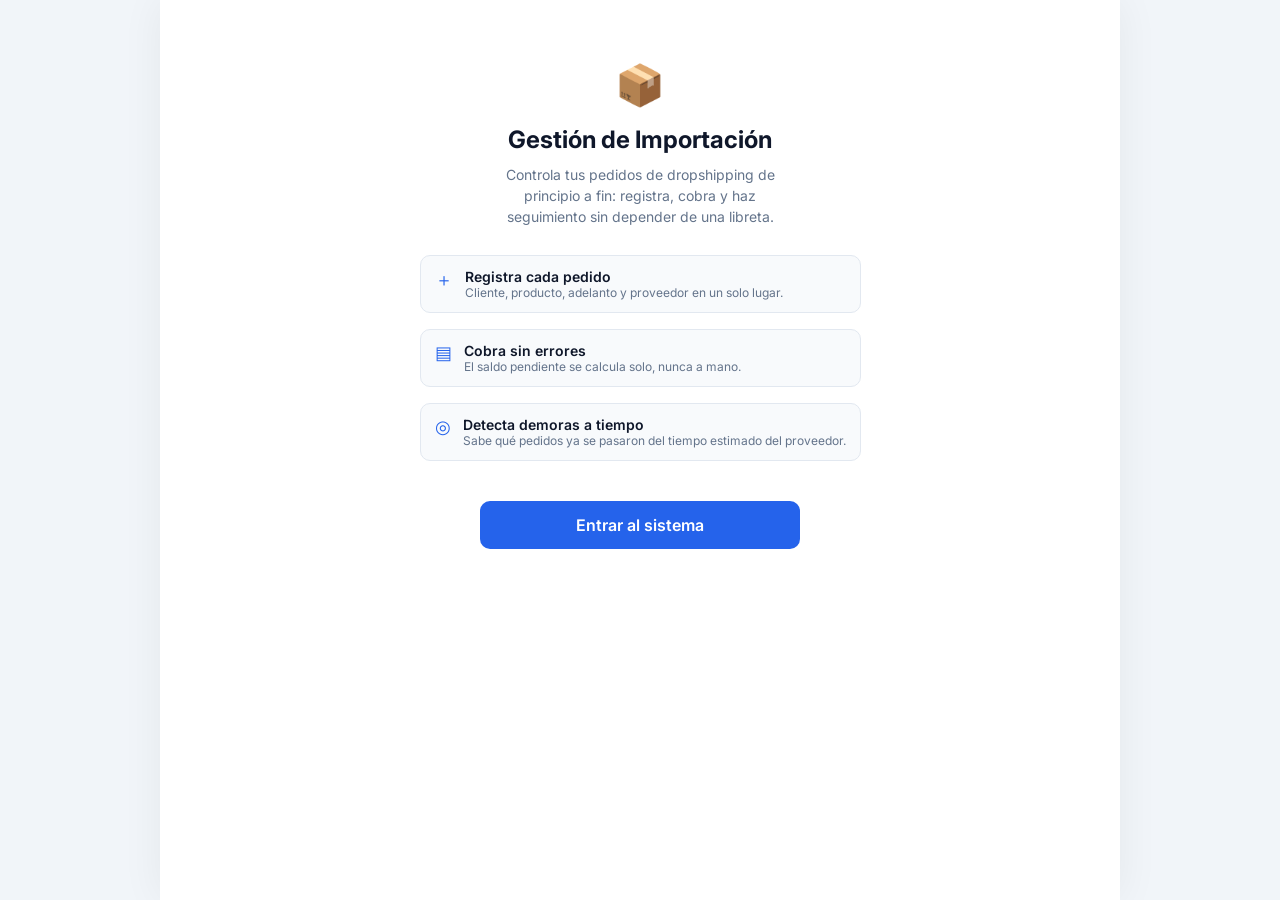
<file: index.html>
<!DOCTYPE html>
<html lang="es">
<head>
  <meta charset="UTF-8" />
  <meta name="viewport" content="width=device-width, initial-scale=1.0" />
  <title>Sistema de Gestión de Importación</title>
  <link rel="preconnect" href="https://fonts.googleapis.com" />
  <link href="https://fonts.googleapis.com/css2?family=Inter:wght@400;500;600;700&display=swap" rel="stylesheet" />
  <link rel="stylesheet" href="styles.css" />
</head>
<body>
  <div class="phone">
    <main class="content landing">
      <div class="landing-logo">📦</div>
      <h1 class="landing-title">Gestión de Importación</h1>
      <p class="landing-subtitle">
        Controla tus pedidos de dropshipping de principio a fin: registra,
        cobra y haz seguimiento sin depender de una libreta.
      </p>

      <div class="landing-features">
        <div class="landing-feature">
          <span class="landing-feature-icon">＋</span>
          <div>
            <div class="landing-feature-title">Registra cada pedido</div>
            <div class="landing-feature-desc">Cliente, producto, adelanto y proveedor en un solo lugar.</div>
          </div>
        </div>
        <div class="landing-feature">
          <span class="landing-feature-icon">▤</span>
          <div>
            <div class="landing-feature-title">Cobra sin errores</div>
            <div class="landing-feature-desc">El saldo pendiente se calcula solo, nunca a mano.</div>
          </div>
        </div>
        <div class="landing-feature">
          <span class="landing-feature-icon">◎</span>
          <div>
            <div class="landing-feature-title">Detecta demoras a tiempo</div>
            <div class="landing-feature-desc">Sabe qué pedidos ya se pasaron del tiempo estimado del proveedor.</div>
          </div>
        </div>
      </div>

      <a href="registrar-pedido.html" class="btn-primary landing-cta">Entrar al sistema</a>
    </main>
  </div>
</body>
</html>
</file>
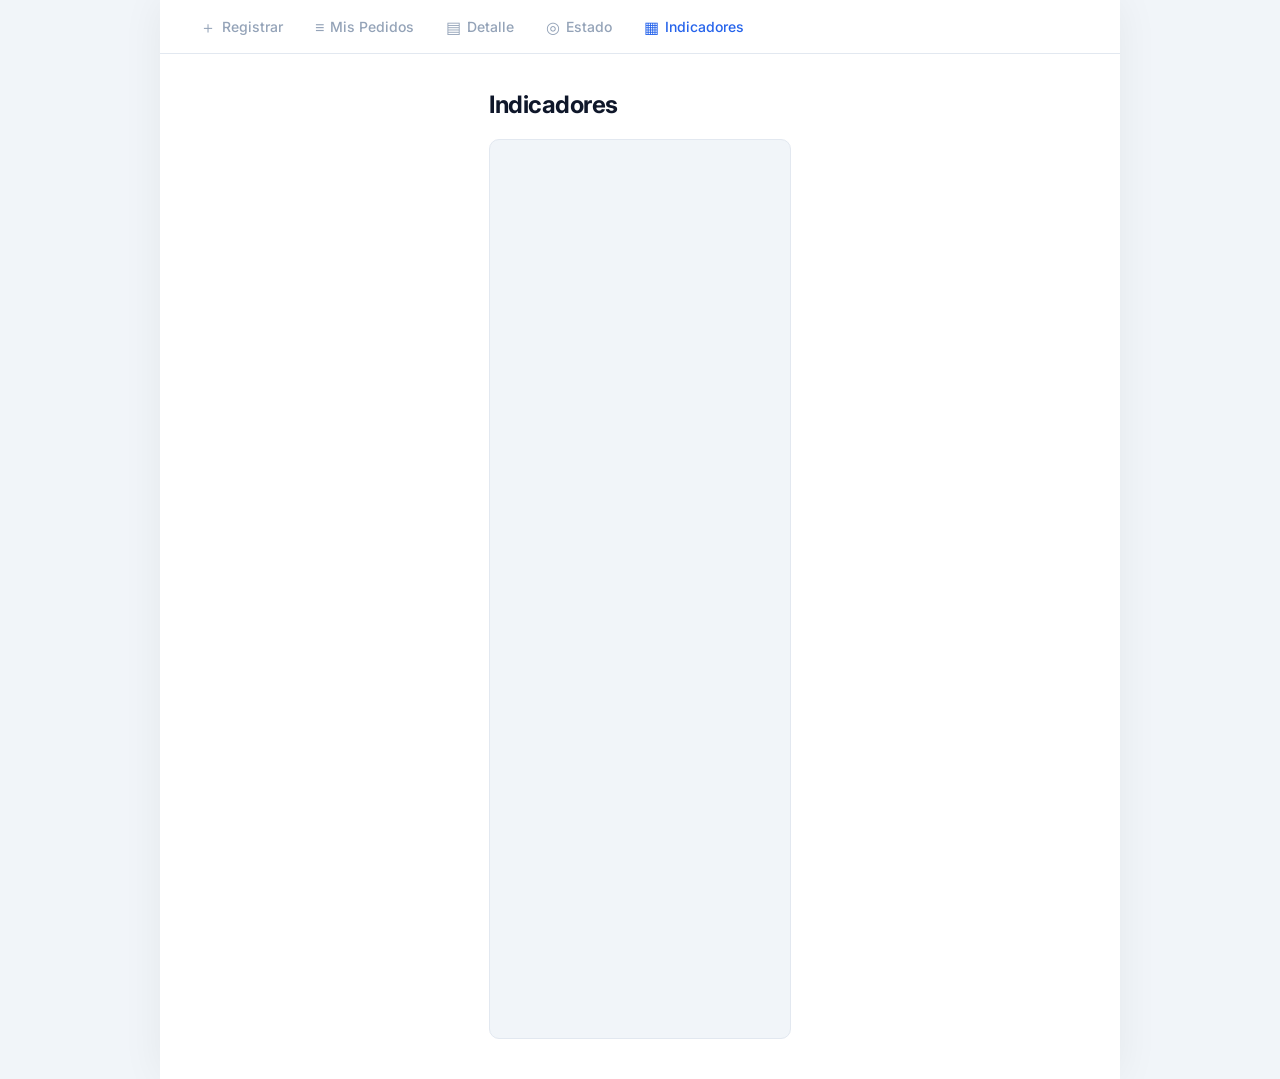
<file: indicadores.html>
<!DOCTYPE html>
<html lang="es">
<head>
  <meta charset="UTF-8" />
  <meta name="viewport" content="width=device-width, initial-scale=1.0" />
  <title>Indicadores</title>
  <link rel="preconnect" href="https://fonts.googleapis.com" />
  <link href="https://fonts.googleapis.com/css2?family=Inter:wght@400;500;600;700&display=swap" rel="stylesheet" />
  <link rel="stylesheet" href="styles.css" />
  <style>
    .tablero { width: 100%; height: 820px; border: 1px solid #E2E8F0; border-radius: 10px; background: #F1F5F9; }
    @media (min-width: 900px) { .tablero { height: 900px; } }
  </style>
</head>
<body>
  <div class="phone">
    <main class="content">
      <h1 class="title">Indicadores</h1>
      <iframe
        class="tablero"
        src="https://script.google.com/macros/s/AKfycbz9K2tQzWQR4jphFASwPzeYcyC-k2dDRDFuMsfVpn2VSEwfDnmyLEn-n008wThyds5f/exec"
        title="Tablero de indicadores de pedidos"
        loading="lazy"></iframe>
    </main>

    <nav class="tabbar">
      <a href="registrar-pedido.html" class="tab"><span class="icon">＋</span><span>Registrar</span></a>
      <a href="mis-pedidos.html" class="tab"><span class="icon">≡</span><span>Mis Pedidos</span></a>
      <a href="detalle-de-pedido.html" class="tab"><span class="icon">▤</span><span>Detalle</span></a>
      <a href="estado-de-mi-pedido.html" class="tab"><span class="icon">◎</span><span>Estado</span></a>
      <a href="indicadores.html" class="tab active"><span class="icon">▦</span><span>Indicadores</span></a>
    </nav>
  </div>
</body>
</html>
</file>
<file: styles.css>
* {
  box-sizing: border-box;
}

body {
  margin: 0;
  font-family: 'Inter', sans-serif;
  background: #F1F5F9;
  display: flex;
  justify-content: center;
}

.phone {
  width: 100%;
  max-width: 420px;
  min-height: 100vh;
  background: #FFFFFF;
  display: flex;
  flex-direction: column;
  justify-content: space-between;
}

.content {
  padding: 24px 20px 16px;
}

.title {
  font-size: 24px;
  font-weight: 700;
  color: #0F172A;
  margin: 0 0 20px;
}

.form {
  display: flex;
  flex-direction: column;
  gap: 16px;
}

.row {
  display: flex;
  gap: 12px;
}

.row .field {
  flex: 1;
}

.field {
  display: flex;
  flex-direction: column;
  gap: 6px;
}

.field label {
  font-size: 13px;
  font-weight: 500;
  color: #64748B;
}

.field input,
.field select {
  font-family: 'Inter', sans-serif;
  font-size: 16px;
  color: #0F172A;
  padding: 10px 12px;
  border: 1px solid #E2E8F0;
  border-radius: 8px;
  outline: none;
  background: #FFFFFF;
}

.field input:focus,
.field select:focus {
  border-color: #2563EB;
}

.saldo-box {
  background: #EFF6FF;
  border-radius: 8px;
  padding: 12px 16px;
  display: flex;
  flex-direction: column;
  gap: 2px;
}

.saldo-label {
  font-size: 13px;
  font-weight: 700;
  color: #2563EB;
  text-transform: uppercase;
  letter-spacing: 0.03em;
}

.saldo-monto {
  font-size: 22px;
  font-weight: 700;
  color: #2563EB;
}

.btn-primary {
  font-family: 'Inter', sans-serif;
  font-size: 16px;
  font-weight: 600;
  color: #FFFFFF;
  background: #2563EB;
  border: none;
  border-radius: 10px;
  padding: 14px;
  margin-top: 8px;
  cursor: pointer;
}

.btn-primary:hover {
  background: #1D4ED8;
}

.tabbar {
  display: flex;
  border-top: 1px solid #E2E8F0;
  padding: 10px 0 14px;
}

.tab {
  flex: 1;
  display: flex;
  flex-direction: column;
  align-items: center;
  gap: 4px;
  text-decoration: none;
  color: #94A3B8;
  font-size: 12px;
  font-weight: 500;
}

.tab .icon {
  font-size: 18px;
  line-height: 1;
}

.tab.active {
  color: #2563EB;
}

.back-link {
  display: inline-block;
  font-size: 14px;
  color: #64748B;
  text-decoration: none;
  margin-bottom: 12px;
}

.card {
  background: #FFFFFF;
  border: 1px solid #E2E8F0;
  border-radius: 10px;
  padding: 16px;
  margin-bottom: 16px;
}

.card-title {
  font-size: 13px;
  font-weight: 700;
  color: #64748B;
  text-transform: uppercase;
  margin: 0 0 12px;
}

.row-info {
  display: flex;
  justify-content: space-between;
  padding: 6px 0;
  border-bottom: 1px solid #F1F5F9;
}

.row-info:last-child {
  border-bottom: none;
}

.label-muted {
  font-size: 13px;
  color: #64748B;
}

.value {
  font-size: 14px;
  font-weight: 600;
  color: #0F172A;
}

.lista-pedidos {
  display: flex;
  flex-direction: column;
  gap: 12px;
}

.pedido-card {
  background: #FFFFFF;
  border: 1px solid #E2E8F0;
  border-radius: 10px;
  padding: 14px 16px;
}

.pedido-card-alerta {
  border-color: #F97316;
  background: #FFF7ED;
}

.pedido-card-header {
  display: flex;
  justify-content: space-between;
  align-items: center;
  margin-bottom: 4px;
}

.pedido-cliente {
  font-size: 15px;
  font-weight: 600;
  color: #0F172A;
}

.pedido-estado {
  font-size: 12px;
  font-weight: 600;
  padding: 3px 8px;
  border-radius: 6px;
}

.pedido-producto {
  font-size: 14px;
  color: #0F172A;
  margin-bottom: 2px;
}

.pedido-meta {
  font-size: 12px;
  color: #64748B;
}

.hero {
  background: #2563EB;
  color: #FFFFFF;
  border-radius: 12px;
  padding: 20px;
  margin-bottom: 16px;
}

.hero-eyebrow {
  font-size: 12px;
  font-weight: 700;
  text-transform: uppercase;
  letter-spacing: 0.04em;
  opacity: 0.85;
  margin-bottom: 8px;
}

.hero-title {
  font-size: 20px;
  font-weight: 700;
  margin: 0 0 6px;
}

.hero-desc {
  font-size: 14px;
  line-height: 1.4;
  opacity: 0.95;
  margin: 0;
}

.seguimiento-title {
  font-size: 13px;
  font-weight: 700;
  color: #64748B;
  text-transform: uppercase;
  margin: 0 0 14px;
}

.pasos {
  display: flex;
  flex-direction: column;
}

.paso {
  display: flex;
  gap: 12px;
  position: relative;
  padding-bottom: 22px;
}

.paso:last-child {
  padding-bottom: 0;
}

.paso-punto {
  width: 22px;
  height: 22px;
  border-radius: 50%;
  background: #E2E8F0;
  color: #94A3B8;
  display: flex;
  align-items: center;
  justify-content: center;
  font-size: 12px;
  flex-shrink: 0;
  z-index: 1;
}

.paso.completado .paso-punto,
.paso.actual .paso-punto {
  background: #2563EB;
  color: #FFFFFF;
}

.paso:not(:last-child)::before {
  content: "";
  position: absolute;
  left: 10px;
  top: 22px;
  bottom: 0;
  width: 2px;
  background: #E2E8F0;
}

.paso.completado:not(:last-child)::before {
  background: #2563EB;
}

.paso-texto-titulo {
  font-size: 14px;
  font-weight: 600;
  color: #0F172A;
}

.paso.actual .paso-texto-titulo {
  color: #2563EB;
}

.paso-texto-sub {
  font-size: 12px;
  color: #64748B;
}

.landing {
  display: flex;
  flex-direction: column;
  align-items: center;
  text-align: center;
  padding-top: 48px;
}

.landing-logo {
  font-size: 40px;
  margin-bottom: 16px;
}

.landing-title {
  font-size: 24px;
  font-weight: 700;
  color: #0F172A;
  margin: 0 0 10px;
}

.landing-subtitle {
  font-size: 14px;
  color: #64748B;
  line-height: 1.5;
  margin: 0 0 28px;
  max-width: 300px;
}

.landing-features {
  display: flex;
  flex-direction: column;
  gap: 16px;
  width: 100%;
  margin-bottom: 32px;
  text-align: left;
}

.landing-feature {
  display: flex;
  gap: 12px;
  align-items: flex-start;
  background: #F8FAFC;
  border: 1px solid #E2E8F0;
  border-radius: 10px;
  padding: 12px 14px;
}

.landing-feature-icon {
  font-size: 18px;
  color: #2563EB;
  flex-shrink: 0;
}

.landing-feature-title {
  font-size: 14px;
  font-weight: 600;
  color: #0F172A;
}

.landing-feature-desc {
  font-size: 12px;
  color: #64748B;
}

.landing-cta {
  display: inline-block;
  text-decoration: none;
  text-align: center;
  width: 100%;
}

/* ===== Vista de escritorio (pantallas anchas) ===== */
@media (min-width: 900px) {
  body {
    align-items: flex-start;
    padding: 0;
  }

  .phone {
    max-width: 960px;
    width: 100%;
    min-height: 100vh;
    box-shadow: none;
  }

  .tabbar {
    order: -1;
    flex-direction: row;
    justify-content: flex-start;
    gap: 32px;
    padding: 18px 40px;
    border-top: none;
    border-bottom: 1px solid #E2E8F0;
  }

  .tab {
    flex: none;
    flex-direction: row;
    gap: 6px;
    font-size: 14px;
  }

  .tab .icon {
    font-size: 16px;
  }

  .content {
    padding: 36px 40px;
    max-width: 700px;
    margin: 0 auto;
  }

  .row {
    gap: 24px;
  }

  .lista-pedidos {
    display: grid;
    grid-template-columns: repeat(2, 1fr);
    gap: 14px;
  }

  .landing {
    padding-top: 60px;
  }

  .landing-features {
    max-width: 480px;
  }

  .btn-primary {
    align-self: flex-start;
    padding-left: 32px;
    padding-right: 32px;
  }

  .landing-cta {
    max-width: 320px;
    align-self: center;
  }
}

/* ===== Mejoras de acabado ===== */
body { color: #0F172A; -webkit-font-smoothing: antialiased; }
.phone { box-shadow: 0 0 40px rgba(15, 23, 42, .06); }
.title { letter-spacing: -0.02em; }
.field input, .field select { width: 100%; min-width: 0; transition: border-color .15s, box-shadow .15s; }
.field input:focus, .field select:focus { box-shadow: 0 0 0 3px rgba(37, 99, 235, .15); }
.btn-primary { transition: background .15s, transform .1s; }
.btn-primary:active { transform: scale(.98); }
.btn-primary:disabled { opacity: .7; cursor: not-allowed; }
.btn-ok, .btn-ok:hover { background: #16A34A; }
.form .btn-primary, #contenido-detalle .btn-primary { width: 100%; }
.card { box-shadow: 0 1px 2px rgba(15, 23, 42, .04); }
.pedido-card { display: block; text-decoration: none; transition: border-color .15s, box-shadow .15s; }
.pedido-card:hover { border-color: #93C5FD; box-shadow: 0 4px 14px rgba(37, 99, 235, .08); }
.pedido-card-alerta:hover { border-color: #EA580C; }
.hero-alerta { background: #EA580C; }
.vacio { color: #64748B; font-size: 14px; line-height: 1.5; }
.vacio a { color: #2563EB; font-weight: 600; }
.tab:focus-visible, .btn-primary:focus-visible, .pedido-card:focus-visible { outline: 2px solid #2563EB; outline-offset: 2px; }
.skeleton { height: 76px; border-radius: 10px; margin-bottom: 12px; background: linear-gradient(90deg, #F1F5F9 25%, #E2E8F0 50%, #F1F5F9 75%); background-size: 200% 100%; animation: brillo 1.2s infinite; }
@keyframes brillo { to { background-position: -200% 0; } }
.toast { position: fixed; left: 50%; bottom: 90px; transform: translateX(-50%); z-index: 50; max-width: 90%; padding: 12px 18px; border-radius: 10px; color: #fff; font-size: 14px; font-weight: 500; box-shadow: 0 8px 24px rgba(15, 23, 42, .2); animation: sube .2s ease-out; }
.toast-ok { background: #16A34A; }
.toast-error { background: #DC2626; }
@keyframes sube { from { opacity: 0; transform: translate(-50%, 8px); } }
@media (prefers-reduced-motion: reduce) { .skeleton, .toast { animation: none; } }
@media (min-width: 900px) { .toast { bottom: 32px; } }
</file>
